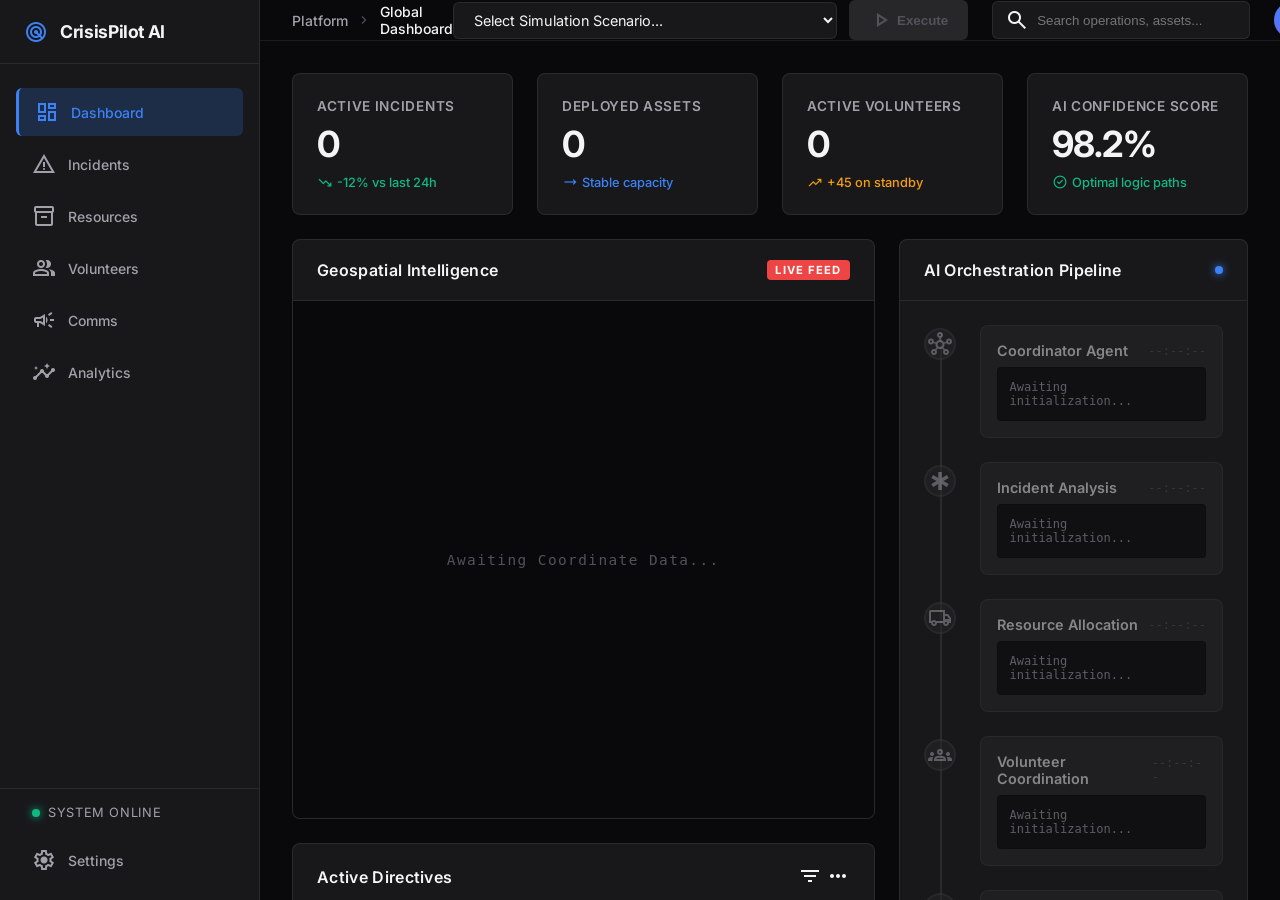
<file: index.html>
<!DOCTYPE html>
<html lang="en">
<head>
    <meta charset="UTF-8">
    <meta name="viewport" content="width=device-width, initial-scale=1.0">
    <title>CrisisPilot AI - Command Center</title>
    <link href="https://fonts.googleapis.com/css2?family=Inter:wght@400;500;600;700&display=swap" rel="stylesheet">
    <link rel="stylesheet" href="https://fonts.googleapis.com/css2?family=Material+Symbols+Outlined:opsz,wght,FILL,GRAD@20..48,100..700,0..1,-50..200" />
    <link rel="stylesheet" href="style.css">
</head>
<body>
    <div class="app-container">
        <!-- Sidebar Navigation -->
        <aside class="sidebar">
            <div class="sidebar-header">
                <span class="material-symbols-outlined logo-icon">radar</span>
                <span class="logo-text">CrisisPilot AI</span>
            </div>
            <nav class="sidebar-nav">
                <a href="#" class="nav-item active"><span class="material-symbols-outlined">dashboard</span> Dashboard</a>
                <a href="#" class="nav-item"><span class="material-symbols-outlined">warning</span> Incidents</a>
                <a href="#" class="nav-item"><span class="material-symbols-outlined">inventory_2</span> Resources</a>
                <a href="#" class="nav-item"><span class="material-symbols-outlined">group</span> Volunteers</a>
                <a href="#" class="nav-item"><span class="material-symbols-outlined">campaign</span> Comms</a>
                <a href="#" class="nav-item"><span class="material-symbols-outlined">insights</span> Analytics</a>
            </nav>
            <div class="sidebar-footer">
                <div class="agent-status-indicator">
                    <div class="pulse-dot green"></div>
                    <span>System Online</span>
                </div>
                <a href="#" class="nav-item"><span class="material-symbols-outlined">settings</span> Settings</a>
            </div>
        </aside>

        <!-- Main Content -->
        <main class="main-content">
            <!-- Top Bar -->
            <header class="topbar">
                <div class="breadcrumbs">
                    <span>Platform</span> <span class="material-symbols-outlined separator">chevron_right</span> <span class="current">Global Dashboard</span>
                </div>
                <div class="topbar-actions">
                    <div class="scenario-controls">
                        <select id="scenario-selector" class="dropdown">
                            <option value="" disabled selected>Select Simulation Scenario...</option>
                            <option value="earthquake">Operation: Tremor Response (Category 7 EQ)</option>
                            <option value="hurricane">Operation: Coastal Shield (Category 5 Hurricane)</option>
                            <option value="wildfire">Operation: Inferno Containment (Urban Wildfire)</option>
                        </select>
                        <button id="btn-run" class="btn-primary" disabled>
                            <span class="material-symbols-outlined">play_arrow</span> Execute
                        </button>
                    </div>
                    <div class="search-box">
                        <span class="material-symbols-outlined">search</span>
                        <input type="text" placeholder="Search operations, assets...">
                    </div>
                    <div class="profile-avatar">OP</div>
                </div>
            </header>

            <!-- Dashboard Grid -->
            <div class="dashboard-grid">
                
                <!-- KPI Row -->
                <div class="kpi-row">
                    <div class="kpi-card">
                        <div class="kpi-label">Active Incidents</div>
                        <div class="kpi-value">0</div>
                        <div class="kpi-trend text-green"><span class="material-symbols-outlined">trending_down</span> -12% vs last 24h</div>
                    </div>
                    <div class="kpi-card">
                        <div class="kpi-label">Deployed Assets</div>
                        <div class="kpi-value" id="kpi-assets">0</div>
                        <div class="kpi-trend text-blue"><span class="material-symbols-outlined">trending_flat</span> Stable capacity</div>
                    </div>
                    <div class="kpi-card">
                        <div class="kpi-label">Active Volunteers</div>
                        <div class="kpi-value" id="kpi-volunteers">0</div>
                        <div class="kpi-trend text-amber"><span class="material-symbols-outlined">trending_up</span> +45 on standby</div>
                    </div>
                    <div class="kpi-card">
                        <div class="kpi-label">AI Confidence Score</div>
                        <div class="kpi-value">98.2%</div>
                        <div class="kpi-trend text-green"><span class="material-symbols-outlined">check_circle</span> Optimal logic paths</div>
                    </div>
                </div>

                <!-- Main Work Area -->
                <div class="work-area">
                    <!-- Left Column: Map & Tasks -->
                    <div class="col-left">
                        <div class="panel map-panel">
                            <div class="panel-header">
                                <h3>Geospatial Intelligence</h3>
                                <span class="badge">LIVE FEED</span>
                            </div>
                            <div class="map-container" id="map-view">
                                <div class="map-overlay-text">Awaiting Coordinate Data...</div>
                                <!-- CSS SVG Map will be injected or styled here -->
                            </div>
                        </div>

                        <div class="panel table-panel">
                            <div class="panel-header">
                                <h3>Active Directives</h3>
                                <div class="panel-actions">
                                    <span class="material-symbols-outlined">filter_list</span>
                                    <span class="material-symbols-outlined">more_horiz</span>
                                </div>
                            </div>
                            <div class="table-container">
                                <table class="data-table">
                                    <thead>
                                        <tr>
                                            <th>PRIORITY</th>
                                            <th>DIRECTIVE</th>
                                            <th>ASSIGNED AGENT</th>
                                            <th>STATUS</th>
                                        </tr>
                                    </thead>
                                    <tbody id="directives-body">
                                        <tr class="empty-row"><td colspan="4">No active directives. System standing by.</td></tr>
                                    </tbody>
                                </table>
                            </div>
                        </div>
                    </div>

                    <!-- Right Column: Agent Workflow Pipeline -->
                    <div class="col-right">
                        <div class="panel pipeline-panel">
                            <div class="panel-header">
                                <h3>AI Orchestration Pipeline</h3>
                                <div class="pulse-dot blue"></div>
                            </div>
                            <div class="pipeline-container" id="agent-pipeline">
                                <!-- Agent nodes will be injected here via JS -->
                            </div>
                        </div>
                    </div>
                </div>
            </div>
        </main>
    </div>
    <script src="app.js"></script>
</body>
</html>
</file>
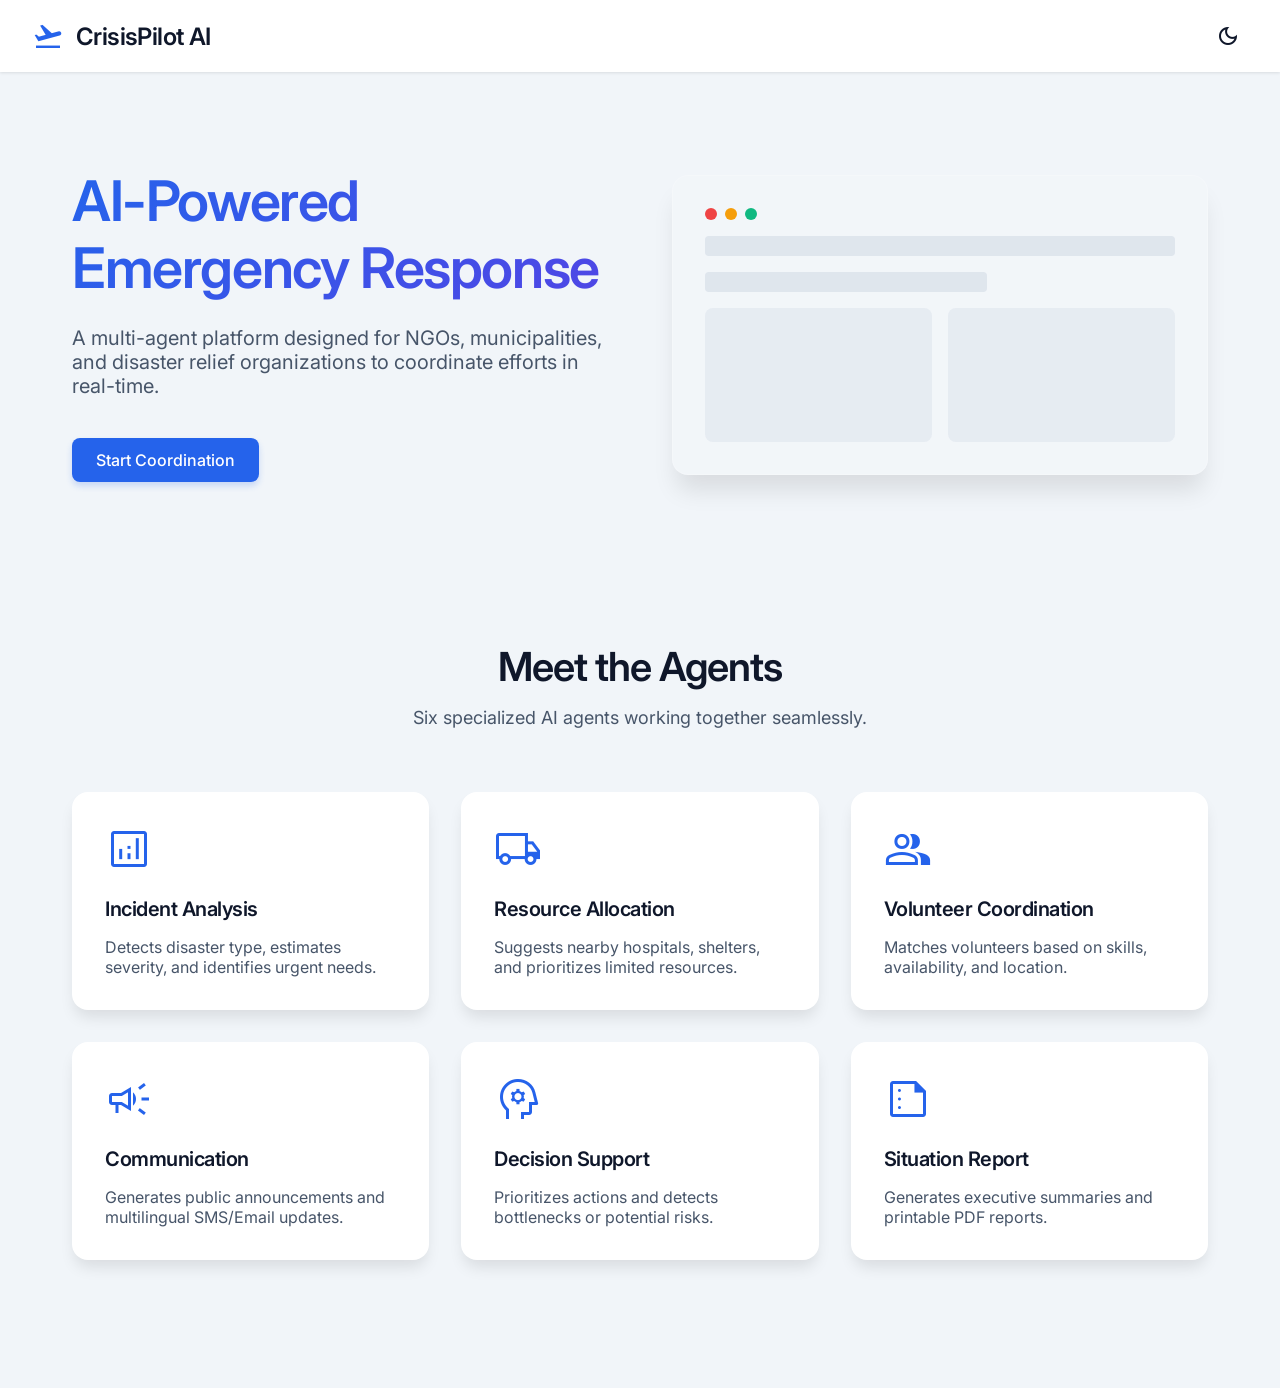
<file: static/index.html>
<!DOCTYPE html>
<html lang="en">
<head>
    <meta charset="UTF-8">
    <meta name="viewport" content="width=device-width, initial-scale=1.0">
    <title>CrisisPilot AI - Emergency Response Coordination</title>
    <meta name="description" content="AI-powered multi-agent emergency response platform for NGOs and municipalities.">
    
    <!-- Google Fonts -->
    <link rel="preconnect" href="https://fonts.googleapis.com">
    <link rel="preconnect" href="https://fonts.gstatic.com" crossorigin>
    <link href="https://fonts.googleapis.com/css2?family=Inter:wght@300;400;500;600;700&display=swap" rel="stylesheet">
    <link rel="stylesheet" href="https://fonts.googleapis.com/css2?family=Material+Symbols+Outlined:opsz,wght,FILL,GRAD@24,400,1,0" />
    
    <link rel="stylesheet" href="style.css">
</head>
<body class="light-mode">
    <!-- Navbar -->
    <nav class="navbar">
        <div class="logo">
            <span class="material-symbols-outlined icon-logo">flight_takeoff</span>
            <h1>CrisisPilot AI</h1>
        </div>
        <div class="nav-actions">
            <button id="theme-toggle" class="icon-btn" aria-label="Toggle Dark Mode">
                <span class="material-symbols-outlined" id="theme-icon">dark_mode</span>
            </button>
        </div>
    </nav>

    <!-- Landing Page -->
    <main id="landing-page" class="view active">
        <section class="hero">
            <div class="hero-content">
                <h2>AI-Powered Emergency Response</h2>
                <p>A multi-agent platform designed for NGOs, municipalities, and disaster relief organizations to coordinate efforts in real-time.</p>
                <button id="start-btn" class="btn-primary">Start Coordination</button>
            </div>
            <div class="hero-image">
                <div class="glass-card mockup">
                    <div class="mockup-header">
                        <span class="dot red"></span>
                        <span class="dot yellow"></span>
                        <span class="dot green"></span>
                    </div>
                    <div class="mockup-body">
                        <div class="mockup-line"></div>
                        <div class="mockup-line short"></div>
                        <div class="mockup-grid">
                            <div class="mockup-box"></div>
                            <div class="mockup-box"></div>
                        </div>
                    </div>
                </div>
            </div>
        </section>

        <section class="features">
            <div class="section-title">
                <h3>Meet the Agents</h3>
                <p>Six specialized AI agents working together seamlessly.</p>
            </div>
            <div class="feature-grid">
                <div class="feature-card">
                    <span class="material-symbols-outlined feature-icon">analytics</span>
                    <h4>Incident Analysis</h4>
                    <p>Detects disaster type, estimates severity, and identifies urgent needs.</p>
                </div>
                <div class="feature-card">
                    <span class="material-symbols-outlined feature-icon">local_shipping</span>
                    <h4>Resource Allocation</h4>
                    <p>Suggests nearby hospitals, shelters, and prioritizes limited resources.</p>
                </div>
                <div class="feature-card">
                    <span class="material-symbols-outlined feature-icon">group</span>
                    <h4>Volunteer Coordination</h4>
                    <p>Matches volunteers based on skills, availability, and location.</p>
                </div>
                <div class="feature-card">
                    <span class="material-symbols-outlined feature-icon">campaign</span>
                    <h4>Communication</h4>
                    <p>Generates public announcements and multilingual SMS/Email updates.</p>
                </div>
                <div class="feature-card">
                    <span class="material-symbols-outlined feature-icon">psychology</span>
                    <h4>Decision Support</h4>
                    <p>Prioritizes actions and detects bottlenecks or potential risks.</p>
                </div>
                <div class="feature-card">
                    <span class="material-symbols-outlined feature-icon">summarize</span>
                    <h4>Situation Report</h4>
                    <p>Generates executive summaries and printable PDF reports.</p>
                </div>
            </div>
        </section>
    </main>

    <!-- Dashboard Page -->
    <main id="dashboard-page" class="view">
        <header class="dashboard-header">
            <div class="scenario-selector">
                <label for="scenario-select">Run Scenario:</label>
                <select id="scenario-select">
                    <option value="" disabled selected>Select an emergency scenario...</option>
                    <option value="earthquake">Magnitude 7.2 Earthquake - Urban Center</option>
                    <option value="wildfire">Spreading Wildfire - Suburban Fringe</option>
                    <option value="flood">Severe Flash Flooding - Coastal City</option>
                </select>
                <button id="run-scenario-btn" class="btn-primary" disabled>Run Simulation</button>
            </div>
            <div class="dashboard-actions">
                <button class="btn-secondary">Export PDF</button>
                <button class="btn-secondary">Settings</button>
            </div>
        </header>

        <div class="dashboard-grid">
            <!-- Left Column: Map & Tasks -->
            <div class="left-column">
                <div class="card map-card">
                    <h3>Interactive Map</h3>
                    <div class="map-placeholder" id="map-container">
                        <span class="material-symbols-outlined map-icon">map</span>
                        <p>Awaiting Incident Data...</p>
                    </div>
                </div>
                <div class="card tasks-card">
                    <h3>Live Task Board & Priority Alerts</h3>
                    <ul id="task-list" class="task-list">
                        <li class="empty-state">No active tasks.</li>
                    </ul>
                </div>
            </div>

            <!-- Right Column: Agent Workflow -->
            <div class="right-column">
                <div class="card agent-timeline-card">
                    <h3>Agent Activity & Collaboration</h3>
                    <div id="agent-grid" class="agent-grid">
                        <!-- Agents will be dynamically injected here -->
                    </div>
                </div>
            </div>
        </div>
    </main>

    <script src="app.js"></script>
</body>
</html>
</file>
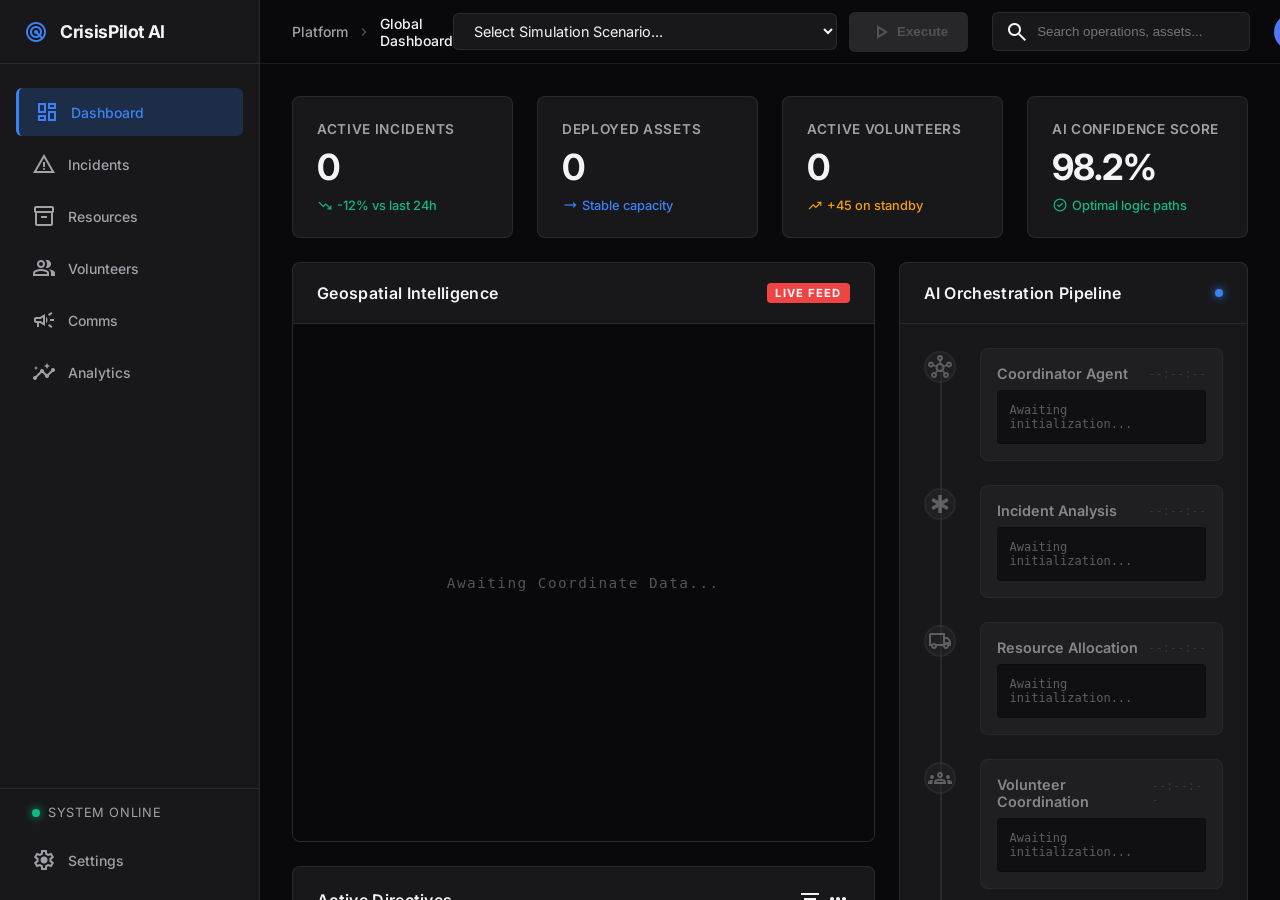
<file: FinalCrisisPilot-SingleFile.html>
<!DOCTYPE html>
<html lang="en">
<head>
    <meta charset="UTF-8">
    <meta name="viewport" content="width=device-width, initial-scale=1.0">
    <title>CrisisPilot AI - Command Center</title>
    <link href="https://fonts.googleapis.com/css2?family=Inter:wght@400;500;600;700&display=swap" rel="stylesheet">
    <link rel="stylesheet" href="https://fonts.googleapis.com/css2?family=Material+Symbols+Outlined:opsz,wght,FILL,GRAD@20..48,100..700,0..1,-50..200" />
    <style>
        :root {
            --bg-base: #09090b; --bg-surface: #18181b; --bg-panel: #27272a;
            --border-light: rgba(255, 255, 255, 0.08); --text-primary: #f4f4f5;
            --text-secondary: #a1a1aa; --text-muted: #52525b;
            --accent-blue: #3b82f6; --accent-blue-glow: rgba(59, 130, 246, 0.2);
            --accent-red: #ef4444; --accent-amber: #f59e0b; --accent-green: #10b981;
            --font-main: 'Inter', system-ui, -apple-system, sans-serif;
            --transition: all 0.2s ease-in-out;
        }

        * { margin: 0; padding: 0; box-sizing: border-box; }

        body { font-family: var(--font-main); background-color: var(--bg-base); color: var(--text-primary); overflow: hidden; font-size: 14px; }
        .text-green { color: var(--accent-green); } .text-blue { color: var(--accent-blue); } .text-amber { color: var(--accent-amber); } .text-red { color: var(--accent-red); }

        .app-container { display: flex; height: 100vh; width: 100vw; }
        .sidebar { width: 260px; background-color: var(--bg-surface); border-right: 1px solid var(--border-light); display: flex; flex-direction: column; }
        .sidebar-header { height: 64px; display: flex; align-items: center; padding: 0 1.5rem; gap: 0.75rem; border-bottom: 1px solid var(--border-light); }
        .logo-icon { color: var(--accent-blue); font-size: 24px; }
        .logo-text { font-weight: 700; font-size: 1.1rem; letter-spacing: -0.02em; }
        .sidebar-nav { flex: 1; padding: 1.5rem 1rem; display: flex; flex-direction: column; gap: 0.25rem; }
        
        .nav-item { display: flex; align-items: center; gap: 0.75rem; padding: 0.75rem 1rem; color: var(--text-secondary); text-decoration: none; border-radius: 6px; transition: var(--transition); font-weight: 500; cursor: pointer; }
        .nav-item:hover { background-color: var(--bg-panel); color: var(--text-primary); }
        .nav-item.active { background-color: var(--accent-blue-glow); color: var(--accent-blue); border-left: 3px solid var(--accent-blue); }
        
        .sidebar-footer { padding: 1rem; border-top: 1px solid var(--border-light); }
        .agent-status-indicator { display: flex; align-items: center; gap: 0.5rem; padding: 0 1rem 1rem; font-size: 0.8rem; color: var(--text-secondary); text-transform: uppercase; letter-spacing: 0.05em; }
        .pulse-dot { width: 8px; height: 8px; border-radius: 50%; flex-shrink: 0;}
        .pulse-dot.green { background-color: var(--accent-green); box-shadow: 0 0 8px var(--accent-green); animation: pulse 2s infinite; }
        .pulse-dot.blue { background-color: var(--accent-blue); box-shadow: 0 0 8px var(--accent-blue); animation: pulse 2s infinite; }
        @keyframes pulse { 0% { transform: scale(0.95); opacity: 0.8; } 50% { transform: scale(1.2); opacity: 1; } 100% { transform: scale(0.95); opacity: 0.8; } }

        .main-content { flex: 1; display: flex; flex-direction: column; overflow-y: auto; overflow-x: hidden;}
        .topbar { height: 64px; display: flex; align-items: center; justify-content: space-between; padding: 0 2rem; border-bottom: 1px solid var(--border-light); background-color: var(--bg-base); flex-shrink: 0;}
        .breadcrumbs { display: flex; align-items: center; gap: 0.5rem; color: var(--text-secondary); font-weight: 500; }
        .breadcrumbs .separator { font-size: 16px; color: var(--text-muted); } .breadcrumbs .current { color: var(--text-primary); }
        .topbar-actions { display: flex; align-items: center; gap: 1.5rem; }
        .scenario-controls { display: flex; align-items: center; gap: 0.75rem; }
        .dropdown { background-color: var(--bg-surface); border: 1px solid var(--border-light); color: var(--text-primary); padding: 0.5rem 1rem; border-radius: 6px; font-family: inherit; font-size: 0.9rem; outline: none; cursor: pointer; }
        .btn-primary { display: flex; align-items: center; gap: 0.25rem; background-color: var(--accent-blue); color: white; border: none; padding: 0.5rem 1.25rem; border-radius: 6px; font-weight: 600; cursor: pointer; transition: var(--transition); }
        .btn-primary:hover:not(:disabled) { background-color: #2563eb; box-shadow: 0 0 12px var(--accent-blue-glow); }
        .btn-primary:disabled { background-color: var(--bg-panel); color: var(--text-muted); cursor: not-allowed; }
        .search-box { display: flex; align-items: center; gap: 0.5rem; background-color: var(--bg-surface); border: 1px solid var(--border-light); padding: 0.4rem 0.75rem; border-radius: 6px; }
        .search-box input { background: transparent; border: none; color: var(--text-primary); outline: none; width: 200px; }
        .profile-avatar { width: 36px; height: 36px; border-radius: 50%; background: linear-gradient(135deg, var(--accent-blue), #8b5cf6); display: flex; align-items: center; justify-content: center; font-weight: 700; font-size: 0.9rem; flex-shrink: 0;}

        /* SPA View Control */
        .view-section { display: none; padding: 2rem; flex-direction: column; gap: 1.5rem; animation: fadeIn 0.3s ease-out; }
        .view-section.active { display: flex; }
        @keyframes fadeIn { from { opacity: 0; transform: translateY(5px); } to { opacity: 1; transform: translateY(0); } }

        /* Shared Dashboard Components */
        .kpi-row { display: grid; grid-template-columns: repeat(4, 1fr); gap: 1.5rem; }
        .kpi-card { background-color: var(--bg-surface); border: 1px solid var(--border-light); border-radius: 8px; padding: 1.5rem; display: flex; flex-direction: column; gap: 0.5rem; }
        .kpi-label { color: var(--text-secondary); font-size: 0.85rem; font-weight: 600; text-transform: uppercase; letter-spacing: 0.05em; }
        .kpi-value { font-size: 2.25rem; font-weight: 700; letter-spacing: -0.02em; }
        .kpi-trend { display: flex; align-items: center; gap: 0.25rem; font-size: 0.8rem; font-weight: 500; }
        .kpi-trend .material-symbols-outlined { font-size: 16px; }

        .work-area { display: grid; grid-template-columns: 2fr 1.2fr; gap: 1.5rem; height: calc(100vh - 240px); }
        .col-left, .col-right { display: flex; flex-direction: column; gap: 1.5rem; }
        .panel { background-color: var(--bg-surface); border: 1px solid var(--border-light); border-radius: 8px; display: flex; flex-direction: column; overflow: hidden; }
        .panel-header { padding: 1.25rem 1.5rem; border-bottom: 1px solid var(--border-light); display: flex; justify-content: space-between; align-items: center; }
        .panel-header h3 { font-size: 1rem; font-weight: 600; letter-spacing: 0.02em; }
        .badge { background-color: var(--accent-red); color: white; font-size: 0.7rem; font-weight: 700; padding: 0.2rem 0.5rem; border-radius: 4px; letter-spacing: 0.1em; }

        /* Map */
        .map-panel { flex: 1.2; }
        .map-container { flex: 1; background-color: var(--bg-base); position: relative; display: flex; align-items: center; justify-content: center; overflow: hidden; }
        .map-overlay-text { color: var(--text-muted); font-family: monospace; font-size: 0.9rem; letter-spacing: 0.1em; z-index: 10; }
        .map-container.active { background: radial-gradient(circle at center, var(--bg-panel) 0%, var(--bg-base) 100%); }
        .map-container.active::before { content: ''; position: absolute; width: 200%; height: 200%; background-image: linear-gradient(var(--border-light) 1px, transparent 1px), linear-gradient(90deg, var(--border-light) 1px, transparent 1px); background-size: 40px 40px; opacity: 0.3; transform: perspective(500px) rotateX(60deg) translateY(-100px) translateZ(-200px); animation: gridMove 20s linear infinite; }
        @keyframes gridMove { 0% { transform: perspective(500px) rotateX(60deg) translateY(0) translateZ(-200px); } 100% { transform: perspective(500px) rotateX(60deg) translateY(40px) translateZ(-200px); } }
        .radar-ping { position: absolute; width: 20px; height: 20px; background-color: var(--accent-red); border-radius: 50%; box-shadow: 0 0 20px var(--accent-red); z-index: 5; }
        .radar-ping::after { content: ''; position: absolute; top: 50%; left: 50%; width: 100%; height: 100%; border: 2px solid var(--accent-red); border-radius: 50%; transform: translate(-50%, -50%); animation: pingRipple 2s ease-out infinite; }
        @keyframes pingRipple { 0% { width: 100%; height: 100%; opacity: 1; } 100% { width: 400%; height: 400%; opacity: 0; } }

        /* Tables */
        .table-panel { flex: 1; }
        .table-container { flex: 1; overflow-y: auto; }
        .data-table { width: 100%; border-collapse: collapse; }
        .data-table th { text-align: left; padding: 0.75rem 1.5rem; color: var(--text-secondary); font-size: 0.75rem; font-weight: 600; text-transform: uppercase; letter-spacing: 0.05em; border-bottom: 1px solid var(--border-light); background-color: var(--bg-surface); position: sticky; top: 0; }
        .data-table td { padding: 1rem 1.5rem; border-bottom: 1px solid rgba(255,255,255,0.03); font-size: 0.85rem; }
        .data-table tr:hover:not(.empty-row) { background-color: var(--bg-panel); }
        .priority-tag { display: inline-block; padding: 0.2rem 0.5rem; border-radius: 4px; font-size: 0.7rem; font-weight: 700; text-transform: uppercase; }
        .tag-high { background-color: rgba(239, 68, 68, 0.15); color: var(--accent-red); border: 1px solid rgba(239, 68, 68, 0.3); }
        .tag-med { background-color: rgba(245, 158, 11, 0.15); color: var(--accent-amber); border: 1px solid rgba(245, 158, 11, 0.3); }
        .tag-low { background-color: rgba(16, 185, 129, 0.15); color: var(--accent-green); border: 1px solid rgba(16, 185, 129, 0.3); }
        .tag-info { background-color: rgba(59, 130, 246, 0.15); color: var(--accent-blue); border: 1px solid rgba(59, 130, 246, 0.3); }

        /* Agent Pipeline Node Graph */
        .pipeline-panel { flex: 1; overflow-y: auto; }
        .pipeline-container { padding: 1.5rem; display: flex; flex-direction: column; gap: 0; position: relative; }
        .pipeline-container::before { content: ''; position: absolute; top: 2rem; bottom: 2rem; left: 2.5rem; width: 2px; background-color: var(--border-light); z-index: 1; }
        .agent-node { position: relative; z-index: 2; display: flex; gap: 1.5rem; padding-bottom: 1.5rem; opacity: 0.5; transition: var(--transition); }
        .agent-node.active { opacity: 1; } .agent-node.completed { opacity: 0.8; }
        .node-icon { width: 2rem; height: 2rem; border-radius: 50%; background-color: var(--bg-panel); border: 2px solid var(--border-light); display: flex; align-items: center; justify-content: center; margin-top: 0.2rem; color: var(--text-secondary); flex-shrink: 0;}
        .agent-node.active .node-icon { background-color: var(--bg-base); border-color: var(--accent-blue); color: var(--accent-blue); box-shadow: 0 0 15px var(--accent-blue-glow); }
        .agent-node.completed .node-icon { border-color: var(--accent-green); color: var(--accent-green); }
        .node-content { flex: 1; background-color: var(--bg-panel); border: 1px solid var(--border-light); border-radius: 8px; padding: 1rem; }
        .agent-node.active .node-content { border-color: rgba(59, 130, 246, 0.4); }
        .node-header { display: flex; justify-content: space-between; align-items: center; margin-bottom: 0.5rem; }
        .node-title { font-weight: 600; font-size: 0.9rem; }
        .node-time { font-size: 0.75rem; color: var(--text-muted); font-family: monospace; }
        .node-console { background-color: var(--bg-base); border-radius: 4px; padding: 0.75rem; font-family: monospace; font-size: 0.75rem; color: var(--text-secondary); white-space: pre-wrap; border: 1px solid rgba(0,0,0,0.5); }
        .typewriter-text { overflow: hidden; white-space: nowrap; border-right: 2px solid var(--accent-blue); animation: typing 2s steps(40, end), blink-caret .75s step-end infinite; }
        @keyframes typing { from { width: 0 } to { width: 100% } }
        @keyframes blink-caret { from, to { border-color: transparent } 50% { border-color: var(--accent-blue); } }

        /* Generic Views Styling */
        .view-header { margin-bottom: 1rem; }
        .view-header h2 { font-size: 1.5rem; font-weight: 600; margin-bottom: 0.5rem; }
        .view-header p { color: var(--text-secondary); }

        .grid-3 { display: grid; grid-template-columns: repeat(3, 1fr); gap: 1.5rem; }
        .grid-2 { display: grid; grid-template-columns: repeat(2, 1fr); gap: 1.5rem; }
        
        .mock-chart { height: 200px; display: flex; align-items: flex-end; gap: 10px; padding: 1rem; background: var(--bg-base); border-radius: 6px; }
        .bar { flex: 1; background: var(--accent-blue); border-radius: 4px 4px 0 0; opacity: 0.8; transition: height 1s; }
        .bar:nth-child(even) { background: var(--accent-amber); }

        .form-group { display: flex; flex-direction: column; gap: 0.5rem; margin-bottom: 1.5rem; }
        .form-group label { font-size: 0.85rem; font-weight: 600; color: var(--text-secondary); }
        .form-control { background: var(--bg-base); border: 1px solid var(--border-light); color: var(--text-primary); padding: 0.75rem; border-radius: 6px; font-family: inherit; width: 100%; max-width: 400px; }
        .toggle-switch { width: 44px; height: 24px; background: var(--accent-blue); border-radius: 12px; position: relative; cursor: pointer; }
        .toggle-switch::after { content: ''; position: absolute; width: 18px; height: 18px; background: white; border-radius: 50%; top: 3px; right: 3px; }
        
        .comms-console { display: flex; gap: 1.5rem; height: 500px;}
        .comms-templates { flex: 1; border-right: 1px solid var(--border-light); padding-right: 1.5rem; overflow-y: auto;}
        .comms-editor { flex: 2; display: flex; flex-direction: column; gap: 1rem;}
        .template-card { padding: 1rem; border: 1px solid var(--border-light); border-radius: 6px; margin-bottom: 1rem; cursor: pointer; background: var(--bg-base);}
        .template-card:hover { border-color: var(--accent-blue); }
        textarea { flex: 1; background: var(--bg-base); border: 1px solid var(--border-light); color: var(--text-primary); padding: 1rem; border-radius: 6px; font-family: inherit; resize: none; }
    </style>
</head>
<body>
    <div class="app-container">
        <!-- Sidebar Navigation -->
        <aside class="sidebar">
            <div class="sidebar-header">
                <span class="material-symbols-outlined logo-icon">radar</span>
                <span class="logo-text">CrisisPilot AI</span>
            </div>
            <nav class="sidebar-nav">
                <a class="nav-item active" data-target="view-dashboard"><span class="material-symbols-outlined">dashboard</span> Dashboard</a>
                <a class="nav-item" data-target="view-incidents"><span class="material-symbols-outlined">warning</span> Incidents</a>
                <a class="nav-item" data-target="view-resources"><span class="material-symbols-outlined">inventory_2</span> Resources</a>
                <a class="nav-item" data-target="view-volunteers"><span class="material-symbols-outlined">group</span> Volunteers</a>
                <a class="nav-item" data-target="view-comms"><span class="material-symbols-outlined">campaign</span> Comms</a>
                <a class="nav-item" data-target="view-analytics"><span class="material-symbols-outlined">insights</span> Analytics</a>
            </nav>
            <div class="sidebar-footer">
                <div class="agent-status-indicator">
                    <div class="pulse-dot green"></div>
                    <span>System Online</span>
                </div>
                <a class="nav-item" data-target="view-settings"><span class="material-symbols-outlined">settings</span> Settings</a>
            </div>
        </aside>

        <!-- Main Content Area -->
        <main class="main-content">
            <!-- Top Bar -->
            <header class="topbar">
                <div class="breadcrumbs">
                    <span>Platform</span> <span class="material-symbols-outlined separator">chevron_right</span> <span class="current" id="breadcrumb-current">Global Dashboard</span>
                </div>
                <div class="topbar-actions">
                    <div class="scenario-controls" id="global-controls">
                        <select id="scenario-selector" class="dropdown">
                            <option value="" disabled selected>Select Simulation Scenario...</option>
                            <option value="earthquake">Operation: Tremor Response (Category 7 EQ)</option>
                            <option value="hurricane">Operation: Coastal Shield (Category 5 Hurricane)</option>
                            <option value="wildfire">Operation: Inferno Containment (Urban Wildfire)</option>
                        </select>
                        <button id="btn-run" class="btn-primary" disabled>
                            <span class="material-symbols-outlined">play_arrow</span> Execute
                        </button>
                    </div>
                    <div class="search-box">
                        <span class="material-symbols-outlined">search</span>
                        <input type="text" placeholder="Search operations, assets...">
                    </div>
                    <div class="profile-avatar">OP</div>
                </div>
            </header>

            <!-- 1. DASHBOARD VIEW -->
            <div id="view-dashboard" class="view-section active">
                <div class="kpi-row">
                    <div class="kpi-card"><div class="kpi-label">Active Incidents</div><div class="kpi-value">0</div><div class="kpi-trend text-green"><span class="material-symbols-outlined">trending_down</span> -12% vs last 24h</div></div>
                    <div class="kpi-card"><div class="kpi-label">Deployed Assets</div><div class="kpi-value" id="kpi-assets">0</div><div class="kpi-trend text-blue"><span class="material-symbols-outlined">trending_flat</span> Stable capacity</div></div>
                    <div class="kpi-card"><div class="kpi-label">Active Volunteers</div><div class="kpi-value" id="kpi-volunteers">0</div><div class="kpi-trend text-amber"><span class="material-symbols-outlined">trending_up</span> +45 on standby</div></div>
                    <div class="kpi-card"><div class="kpi-label">AI Confidence Score</div><div class="kpi-value">98.2%</div><div class="kpi-trend text-green"><span class="material-symbols-outlined">check_circle</span> Optimal logic paths</div></div>
                </div>
                <div class="work-area">
                    <div class="col-left">
                        <div class="panel map-panel">
                            <div class="panel-header"><h3>Geospatial Intelligence</h3><span class="badge">LIVE FEED</span></div>
                            <div class="map-container" id="map-view"><div class="map-overlay-text">Awaiting Coordinate Data...</div></div>
                        </div>
                        <div class="panel table-panel">
                            <div class="panel-header"><h3>Active Directives</h3><div class="panel-actions"><span class="material-symbols-outlined">filter_list</span> <span class="material-symbols-outlined">more_horiz</span></div></div>
                            <div class="table-container">
                                <table class="data-table">
                                    <thead><tr><th>PRIORITY</th><th>DIRECTIVE</th><th>ASSIGNED AGENT</th><th>STATUS</th></tr></thead>
                                    <tbody id="directives-body"><tr class="empty-row"><td colspan="4">No active directives. System standing by.</td></tr></tbody>
                                </table>
                            </div>
                        </div>
                    </div>
                    <div class="col-right">
                        <div class="panel pipeline-panel">
                            <div class="panel-header"><h3>AI Orchestration Pipeline</h3><div class="pulse-dot blue"></div></div>
                            <div class="pipeline-container" id="agent-pipeline"></div>
                        </div>
                    </div>
                </div>
            </div>

            <!-- 2. INCIDENTS VIEW -->
            <div id="view-incidents" class="view-section">
                <div class="view-header"><h2>Incident Log</h2><p>Historical and active disaster events tracked by the system.</p></div>
                <div class="panel table-panel" style="height: 600px;">
                    <div class="table-container">
                        <table class="data-table">
                            <thead><tr><th>ID</th><th>TYPE</th><th>LOCATION</th><th>SEVERITY</th><th>STATUS</th><th>DATE</th></tr></thead>
                            <tbody>
                                <tr><td>#INC-8892</td><td>Earthquake (Mag 7.2)</td><td>Sector Alpha, CA</td><td><span class="priority-tag tag-high">CRITICAL</span></td><td><span class="text-red">ACTIVE</span></td><td>Today, 14:02</td></tr>
                                <tr><td>#INC-8891</td><td>Flash Flood</td><td>Riverway Basin, OR</td><td><span class="priority-tag tag-med">HIGH</span></td><td><span class="text-amber">MONITORING</span></td><td>Yesterday, 09:15</td></tr>
                                <tr><td>#INC-8890</td><td>Chemical Spill</td><td>Industrial Park B</td><td><span class="priority-tag tag-high">CRITICAL</span></td><td><span class="text-green">RESOLVED</span></td><td>Oct 12, 11:30</td></tr>
                                <tr><td>#INC-8889</td><td>Urban Wildfire</td><td>County Line Rd</td><td><span class="priority-tag tag-low">MEDIUM</span></td><td><span class="text-green">CONTAINED</span></td><td>Oct 10, 16:45</td></tr>
                            </tbody>
                        </table>
                    </div>
                </div>
            </div>

            <!-- 3. RESOURCES VIEW -->
            <div id="view-resources" class="view-section">
                <div class="view-header"><h2>Resource Inventory</h2><p>Live tracking of municipal assets, medical supplies, and machinery.</p></div>
                <div class="grid-3">
                    <div class="kpi-card"><div class="kpi-label">Heavy Machinery</div><div class="kpi-value">42 / 50</div><div class="kpi-trend text-blue">8 available</div></div>
                    <div class="kpi-card"><div class="kpi-label">Medical Kits</div><div class="kpi-value text-amber">120 / 1000</div><div class="kpi-trend text-amber">Low Stock Warning</div></div>
                    <div class="kpi-card"><div class="kpi-label">Shelter Capacity</div><div class="kpi-value">85%</div><div class="kpi-trend text-red">Nearing max limit</div></div>
                </div>
                <div class="panel table-panel" style="height: 400px; margin-top: 1rem;">
                    <div class="table-container">
                        <table class="data-table">
                            <thead><tr><th>ASSET CLASS</th><th>ITEM</th><th>QUANTITY</th><th>LOCATION</th><th>STATUS</th></tr></thead>
                            <tbody>
                                <tr><td>Vehicle</td><td>High-water Rescue Truck</td><td>15</td><td>Depot 4</td><td><span class="priority-tag tag-info">DEPLOYED</span></td></tr>
                                <tr><td>Medical</td><td>Trauma Kit (Level 1)</td><td>450</td><td>City Gen Hospital</td><td><span class="priority-tag tag-low">STOCKED</span></td></tr>
                                <tr><td>Supply</td><td>Sandbags</td><td>12,000</td><td>Municipal Yard</td><td><span class="priority-tag tag-low">STOCKED</span></td></tr>
                                <tr><td>Machinery</td><td>Concrete Extractor</td><td>2</td><td>Sector Alpha</td><td><span class="priority-tag tag-info">DEPLOYED</span></td></tr>
                            </tbody>
                        </table>
                    </div>
                </div>
            </div>

            <!-- 4. VOLUNTEERS VIEW -->
            <div id="view-volunteers" class="view-section">
                <div class="view-header"><h2>Volunteer Roster</h2><p>AI-matched personnel available for immediate deployment.</p></div>
                <div class="panel table-panel" style="height: 600px;">
                    <div class="table-container">
                        <table class="data-table">
                            <thead><tr><th>NAME</th><th>SPECIALTY</th><th>DISTANCE</th><th>LANGUAGES</th><th>STATUS</th></tr></thead>
                            <tbody>
                                <tr><td>Dr. Sarah Jenkins</td><td><span class="priority-tag tag-high">TRAUMA SURGEON</span></td><td>1.2 miles</td><td>EN, ES</td><td><span class="text-green">ON STANDBY</span></td></tr>
                                <tr><td>Marcus Thorne</td><td><span class="priority-tag tag-med">LOGISTICS</span></td><td>4.5 miles</td><td>EN</td><td><span class="text-blue">DEPLOYED</span></td></tr>
                                <tr><td>Elena Rodriguez</td><td><span class="priority-tag tag-info">COMMUNICATIONS</span></td><td>0.8 miles</td><td>EN, ES, PT</td><td><span class="text-green">ON STANDBY</span></td></tr>
                                <tr><td>David Kim</td><td><span class="priority-tag tag-low">SHELTER MGMT</span></td><td>2.1 miles</td><td>EN, KO</td><td><span class="text-blue">DEPLOYED</span></td></tr>
                            </tbody>
                        </table>
                    </div>
                </div>
            </div>

            <!-- 5. COMMS VIEW -->
            <div id="view-comms" class="view-section">
                <div class="view-header"><h2>Communication Dispatch</h2><p>Review and broadcast AI-generated public safety announcements.</p></div>
                <div class="panel" style="padding: 1.5rem;">
                    <div class="comms-console">
                        <div class="comms-templates">
                            <h3 style="margin-bottom: 1rem;">Drafted Payloads</h3>
                            <div class="template-card">
                                <div style="display:flex; justify-content:space-between; margin-bottom: 0.5rem;"><strong>Tier 1 Evacuation</strong><span class="priority-tag tag-high">SMS</span></div>
                                <p style="font-size:0.8rem; color:var(--text-secondary)">Target: Sector Alpha (125k users)</p>
                            </div>
                            <div class="template-card">
                                <div style="display:flex; justify-content:space-between; margin-bottom: 0.5rem;"><strong>Boil Water Advisory</strong><span class="priority-tag tag-med">EMAIL</span></div>
                                <p style="font-size:0.8rem; color:var(--text-secondary)">Target: Riverway Basin (45k users)</p>
                            </div>
                        </div>
                        <div class="comms-editor">
                            <div style="display:flex; justify-content:space-between; align-items:center;">
                                <h3>Message Editor</h3>
                                <div style="display:flex; gap:0.5rem;">
                                    <span class="priority-tag tag-low">EN</span>
                                    <span class="priority-tag tag-low">ES</span>
                                    <span class="priority-tag tag-low">ZH</span>
                                </div>
                            </div>
                            <textarea>EMERGENCY ALERT: Mandatory Evacuation Order issued for Sector Alpha due to structural instability following seismic activity. Proceed immediately to designated shelters at City High School. Do not use Route 4 bridge.</textarea>
                            <div style="display:flex; justify-content:flex-end; gap: 1rem;">
                                <button class="btn-primary" style="background:var(--bg-panel); color:var(--text-primary)">Save Draft</button>
                                <button class="btn-primary" style="background:var(--accent-red)">Broadcast Now</button>
                            </div>
                        </div>
                    </div>
                </div>
            </div>

            <!-- 6. ANALYTICS VIEW -->
            <div id="view-analytics" class="view-section">
                <div class="view-header"><h2>System Analytics</h2><p>Performance metrics and historical efficiency reports.</p></div>
                <div class="grid-2">
                    <div class="panel" style="padding: 1.5rem;">
                        <h3 style="margin-bottom: 1rem;">Average Response Time (Min)</h3>
                        <div class="mock-chart">
                            <div class="bar" style="height: 40%;"></div><div class="bar" style="height: 60%;"></div>
                            <div class="bar" style="height: 30%;"></div><div class="bar" style="height: 80%;"></div>
                            <div class="bar" style="height: 20%;"></div><div class="bar" style="height: 50%;"></div>
                            <div class="bar" style="height: 15%;"></div>
                        </div>
                    </div>
                    <div class="panel" style="padding: 1.5rem;">
                        <h3 style="margin-bottom: 1rem;">Asset Deployment Efficiency</h3>
                        <div class="mock-chart">
                            <div class="bar" style="height: 80%; background:var(--accent-green)"></div><div class="bar" style="height: 85%; background:var(--accent-green)"></div>
                            <div class="bar" style="height: 90%; background:var(--accent-green)"></div><div class="bar" style="height: 92%; background:var(--accent-green)"></div>
                            <div class="bar" style="height: 88%; background:var(--accent-green)"></div><div class="bar" style="height: 95%; background:var(--accent-green)"></div>
                            <div class="bar" style="height: 98%; background:var(--accent-green)"></div>
                        </div>
                    </div>
                </div>
            </div>

            <!-- 7. SETTINGS VIEW -->
            <div id="view-settings" class="view-section">
                <div class="view-header"><h2>Platform Settings</h2><p>Configure agent permissions, API integrations, and global preferences.</p></div>
                <div class="grid-2">
                    <div class="panel" style="padding: 2rem;">
                        <h3 style="margin-bottom: 1.5rem; color:var(--accent-blue)">AI Agent Autonomy</h3>
                        <div style="display:flex; justify-content:space-between; align-items:center; margin-bottom: 1.5rem;">
                            <div>
                                <div style="font-weight:600; margin-bottom:0.25rem;">Auto-Dispatch Resources</div>
                                <div style="font-size:0.8rem; color:var(--text-secondary)">Allow Resource Agent to deploy assets without human approval.</div>
                            </div>
                            <div class="toggle-switch"></div>
                        </div>
                        <div style="display:flex; justify-content:space-between; align-items:center; margin-bottom: 1.5rem;">
                            <div>
                                <div style="font-weight:600; margin-bottom:0.25rem;">Auto-Broadcast SMS</div>
                                <div style="font-size:0.8rem; color:var(--text-secondary)">Allow Communication Agent to send Tier 1 alerts instantly.</div>
                            </div>
                            <div class="toggle-switch" style="background:var(--bg-panel);"><div style="background:var(--text-muted); right:auto; left:3px; position:absolute; width:18px; height:18px; border-radius:50%; top:3px;"></div></div>
                        </div>
                    </div>
                    <div class="panel" style="padding: 2rem;">
                        <h3 style="margin-bottom: 1.5rem; color:var(--accent-blue)">API Integrations</h3>
                        <div class="form-group">
                            <label>USGS Earthquake API Key</label>
                            <input type="password" class="form-control" value="••••••••••••••••••••">
                        </div>
                        <div class="form-group">
                            <label>Twilio SMS Gateway Token</label>
                            <input type="password" class="form-control" value="••••••••••••••••••••">
                        </div>
                        <button class="btn-primary" style="margin-top:1rem;">Save Configurations</button>
                    </div>
                </div>
            </div>
        </main>
    </div>

    <script>
        // SPA Routing Logic
        const navItems = document.querySelectorAll('.sidebar-nav .nav-item, .sidebar-footer .nav-item');
        const viewSections = document.querySelectorAll('.view-section');
        const breadcrumbCurrent = document.getElementById('breadcrumb-current');
        const globalControls = document.getElementById('global-controls');

        navItems.forEach(item => {
            item.addEventListener('click', (e) => {
                e.preventDefault();
                const targetId = item.getAttribute('data-target');
                if(!targetId) return;

                // Update nav active state
                navItems.forEach(nav => nav.classList.remove('active'));
                item.classList.add('active');

                // Update breadcrumb
                breadcrumbCurrent.textContent = item.textContent.trim();

                // Hide all views, show target
                viewSections.forEach(sec => sec.classList.remove('active'));
                document.getElementById(targetId).classList.add('active');

                // Hide top controls if not on dashboard
                if(targetId === 'view-dashboard') {
                    globalControls.style.display = 'flex';
                } else {
                    globalControls.style.display = 'none';
                }
            });
        });

        // Dashboard Simulation Logic
        const scenarioSelector = document.getElementById('scenario-selector');
        const btnRun = document.getElementById('btn-run');
        const mapView = document.getElementById('map-view');
        const directivesBody = document.getElementById('directives-body');
        const agentPipeline = document.getElementById('agent-pipeline');
        const kpiAssets = document.getElementById('kpi-assets');
        const kpiVolunteers = document.getElementById('kpi-volunteers');

        const agents = [
            { id: 'coordinator', name: 'Coordinator Agent', icon: 'hub' },
            { id: 'incident', name: 'Incident Analysis', icon: 'emergency' },
            { id: 'resource', name: 'Resource Allocation', icon: 'local_shipping' },
            { id: 'volunteer', name: 'Volunteer Coordination', icon: 'groups' },
            { id: 'comms', name: 'Communications', icon: 'campaign' },
            { id: 'decision', name: 'Decision Support', icon: 'psychology' },
            { id: 'report', name: 'Situation Report', icon: 'insert_chart' }
        ];

        const scenarioData = {
            earthquake: {
                coordinator: { log: "> Initializing Operation: Tremor Response.\n> Dispatching telemetry data to Incident Analysis...", delay: 1000 },
                incident: { log: "> Ingesting USGS API data...\n> Magnitude: 7.2\n> Epicenter: 34.05,-118.24\n> Structural damage estimated at 42% in Sector Alpha.", tasks: [{ priority: 'high', title: 'Dispatch Structural Assessment Drones', agent: 'Incident Analysis' }], delay: 1500 },
                resource: { log: "> Scanning local inventory buffers...\n> Allocated: 12 Heavy Extractors\n> Allocated: 4000L IV Fluids\n> Rerouting supply trucks to safe zones.", tasks: [{ priority: 'high', title: 'Route Heavy Extractors to Sector Alpha', agent: 'Resource Allocation' }, { priority: 'med', title: 'Establish Triage Tent at City Park', agent: 'Resource Allocation' }], metrics: { assets: 142 }, delay: 1200 },
                volunteer: { log: "> Querying active volunteer DB...\n> Match found: 45 Medical, 120 Logistics.\n> Pushing deployment coordinates to mobile apps.", tasks: [{ priority: 'med', title: 'Deploy Volunteer Squad Alpha (Med)', agent: 'Volunteer Coordination' }], metrics: { volunteers: 165 }, delay: 1000 },
                comms: { log: "> Generating multilingual payload...\n> Translating to ES, ZH, KO.\n> Dispatching via Cellular Broadcast Protocol.", tasks: [{ priority: 'high', title: 'Issue Tier 1 Evac Warning (Cell Broadcast)', agent: 'Communications' }], delay: 1500 },
                decision: { log: "> Computing constraints and bottleneck matrix...\n> Warning: Route 4 bridge structural failure imminent.\n> Suggested action: Divert all traffic to Highway 101.", tasks: [{ priority: 'high', title: 'Divert Traffic - Close Route 4', agent: 'Decision Support' }], delay: 1800 },
                report: { log: "> Compiling executive payload...\n> Generating PDF and data-vis charts...\n> Transmission to Command HQ successful.", tasks: [{ priority: 'low', title: 'Distribute 14:00 Hourly Briefing', agent: 'Situation Report' }], delay: 1000 }
            },
            hurricane: {
                coordinator: { log: "> Initializing Operation: Coastal Shield.\n> Activating weather grid trackers...", delay: 800 },
                incident: { log: "> Windspeed: 165mph. Storm surge: 12ft predicted.\n> Coastal flooding imminent.", tasks: [{priority:'high', title:'Trigger Coastal Sirens', agent:'Incident Analysis'}], delay: 1200 },
                resource: { log: "> Unlocking municipal sandbag reserves.\n> Deploying 15 High-water rescue vehicles.", tasks: [{priority:'high', title:'Deploy High-water Vehicles', agent:'Resource Allocation'}], metrics: { assets: 85 }, delay: 1000 },
                volunteer: { log: "> Mobilizing shelter management volunteers.\n> 40 personnel dispatched to High School B.", tasks: [{priority:'med', title:'Staff Emergency Shelter B', agent:'Volunteer Coordination'}], metrics: { volunteers: 40 }, delay: 1000 },
                comms: { log: "> Drafting mandatory evacuation notices.", tasks: [{priority:'high', title:'Broadcast Evac Notice', agent:'Communications'}], delay: 1000 },
                decision: { log: "> Simulating surge trajectory...\n> Power grid sub-station 4 at risk of inundation.", tasks: [{priority:'high', title:'Preemptive Power Cut (Sector 4)', agent:'Decision Support'}], delay: 1500 },
                report: { log: "> Dashboard updated. Surge models attached.", tasks: [], delay: 800 }
            },
            wildfire: {
                coordinator: { log: "> Initializing Operation: Inferno Containment.", delay: 800 },
                incident: { log: "> Satellite thermography confirms 4,000 acre burn.\n> Wind shifting North at 25mph.", tasks: [{priority:'high', title:'Update Fire Boundary Map', agent:'Incident Analysis'}], delay: 1200 },
                resource: { log: "> Requesting aerial retardant drops (2x C-130s).", tasks: [{priority:'high', title:'Approve Aerial Drop', agent:'Resource Allocation'}], metrics: { assets: 12 }, delay: 1000 },
                volunteer: { log: "> Mobilizing animal rescue teams.", tasks: [{priority:'med', title:'Evacuate County Shelter', agent:'Volunteer Coordination'}], metrics: { volunteers: 25 }, delay: 1000 },
                comms: { log: "> Issuing smoke/air-quality warnings.", tasks: [{priority:'med', title:'Issue AQI Alert', agent:'Communications'}], delay: 1000 },
                decision: { log: "> Evacuation route I-5 is bottlenecking. Reroute via Route 99.", tasks: [{priority:'high', title:'Implement Traffic Diversion', agent:'Decision Support'}], delay: 1500 },
                report: { log: "> Containment at 14%. Summary dispatched.", tasks: [], delay: 800 }
            }
        };

        scenarioSelector.addEventListener('change', () => { btnRun.disabled = false; });

        function getPriorityClass(p) {
            if(p === 'high') return 'tag-high';
            if(p === 'med') return 'tag-med';
            return 'tag-low';
        }

        function initPipeline() {
            agentPipeline.innerHTML = '';
            agents.forEach(agent => {
                const node = document.createElement('div');
                node.className = 'agent-node';
                node.id = `node-${agent.id}`;
                node.innerHTML = `
                    <div class="node-icon"><span class="material-symbols-outlined">${agent.icon}</span></div>
                    <div class="node-content">
                        <div class="node-header">
                            <span class="node-title">${agent.name}</span>
                            <span class="node-time" id="time-${agent.id}">--:--:--</span>
                        </div>
                        <div class="node-console" id="console-${agent.id}">Awaiting initialization...</div>
                    </div>
                `;
                agentPipeline.appendChild(node);
            });
        }

        function appendTask(task) {
            const emptyRow = document.querySelector('.empty-row');
            if(emptyRow) emptyRow.remove();

            const tr = document.createElement('tr');
            tr.innerHTML = `
                <td><span class="priority-tag ${getPriorityClass(task.priority)}">${task.priority}</span></td>
                <td style="font-weight: 500;">${task.title}</td>
                <td style="color: var(--text-secondary);">${task.agent}</td>
                <td><span class="text-amber">PENDING</span></td>
            `;
            directivesBody.prepend(tr);
        }

        function generateMapPings() {
            mapView.innerHTML = ''; 
            mapView.classList.add('active');
            for(let i=0; i<5; i++) {
                const ping = document.createElement('div');
                ping.className = 'radar-ping';
                ping.style.top = Math.floor(Math.random() * 80 + 10) + '%';
                ping.style.left = Math.floor(Math.random() * 80 + 10) + '%';
                mapView.appendChild(ping);
            }
        }

        btnRun.addEventListener('click', async () => {
            const scenario = scenarioSelector.value;
            const data = scenarioData[scenario];
            if(!data) return;

            btnRun.disabled = true;
            directivesBody.innerHTML = '';
            kpiAssets.textContent = "0";
            kpiVolunteers.textContent = "0";
            
            initPipeline();
            generateMapPings();

            const now = new Date();

            for(let i=0; i<agents.length; i++) {
                const agent = agents[i];
                const stepData = data[agent.id];
                const node = document.getElementById(`node-${agent.id}`);
                const consoleEl = document.getElementById(`console-${agent.id}`);
                const timeEl = document.getElementById(`time-${agent.id}`);

                node.classList.add('active');
                consoleEl.textContent = "> Processing...";
                consoleEl.classList.add('text-blue');
                
                await new Promise(r => setTimeout(r, stepData.delay));

                node.classList.remove('active');
                node.classList.add('completed');
                
                const timestamp = new Date(now.getTime() + (i * 1500));
                timeEl.textContent = timestamp.toTimeString().split(' ')[0] + "." + Math.floor(Math.random()*999);
                
                consoleEl.classList.remove('text-blue');
                consoleEl.innerHTML = `<span class="typewriter-text">${stepData.log.replace(/\n/g, '<br>')}</span>`;

                if(stepData.metrics) {
                    if(stepData.metrics.assets) kpiAssets.textContent = stepData.metrics.assets;
                    if(stepData.metrics.volunteers) kpiVolunteers.textContent = stepData.metrics.volunteers;
                }
                if(stepData.tasks) {
                    stepData.tasks.forEach(t => appendTask(t));
                }
            }

            btnRun.disabled = false;
        });

        initPipeline();
    </script>
</body>
</html>
</file>
<file: style.css>
:root {
    --bg-base: #09090b; /* zinc-950 */
    --bg-surface: #18181b; /* zinc-900 */
    --bg-panel: #27272a; /* zinc-800 */
    --bg-hover: #3f3f46; /* zinc-700 */
    
    --border-light: rgba(255, 255, 255, 0.08);
    --border-focus: #3b82f6;
    
    --text-primary: #f4f4f5; /* zinc-50 */
    --text-secondary: #a1a1aa; /* zinc-400 */
    --text-muted: #52525b; /* zinc-600 */
    
    --accent-blue: #3b82f6;
    --accent-blue-glow: rgba(59, 130, 246, 0.2);
    --accent-red: #ef4444;
    --accent-amber: #f59e0b;
    --accent-green: #10b981;
    
    --font-main: 'Inter', system-ui, -apple-system, sans-serif;
    --transition: all 0.2s ease-in-out;
}

* { margin: 0; padding: 0; box-sizing: border-box; }

body {
    font-family: var(--font-main);
    background-color: var(--bg-base);
    color: var(--text-primary);
    overflow: hidden;
    font-size: 14px;
}

.text-green { color: var(--accent-green); }
.text-blue { color: var(--accent-blue); }
.text-amber { color: var(--accent-amber); }
.text-red { color: var(--accent-red); }

/* App Layout */
.app-container {
    display: flex;
    height: 100vh;
    width: 100vw;
}

/* Sidebar */
.sidebar {
    width: 260px;
    background-color: var(--bg-surface);
    border-right: 1px solid var(--border-light);
    display: flex;
    flex-direction: column;
}

.sidebar-header {
    height: 64px;
    display: flex;
    align-items: center;
    padding: 0 1.5rem;
    gap: 0.75rem;
    border-bottom: 1px solid var(--border-light);
}

.logo-icon {
    color: var(--accent-blue);
    font-size: 24px;
}

.logo-text {
    font-weight: 700;
    font-size: 1.1rem;
    letter-spacing: -0.02em;
}

.sidebar-nav {
    flex: 1;
    padding: 1.5rem 1rem;
    display: flex;
    flex-direction: column;
    gap: 0.25rem;
}

.nav-item {
    display: flex;
    align-items: center;
    gap: 0.75rem;
    padding: 0.75rem 1rem;
    color: var(--text-secondary);
    text-decoration: none;
    border-radius: 6px;
    transition: var(--transition);
    font-weight: 500;
}

.nav-item:hover {
    background-color: var(--bg-panel);
    color: var(--text-primary);
}

.nav-item.active {
    background-color: var(--accent-blue-glow);
    color: var(--accent-blue);
    border-left: 3px solid var(--accent-blue);
}

.sidebar-footer {
    padding: 1rem;
    border-top: 1px solid var(--border-light);
}

.agent-status-indicator {
    display: flex;
    align-items: center;
    gap: 0.5rem;
    padding: 0 1rem 1rem;
    font-size: 0.8rem;
    color: var(--text-secondary);
    text-transform: uppercase;
    letter-spacing: 0.05em;
}

.pulse-dot {
    width: 8px;
    height: 8px;
    border-radius: 50%;
}
.pulse-dot.green { background-color: var(--accent-green); box-shadow: 0 0 8px var(--accent-green); animation: pulse 2s infinite; }
.pulse-dot.blue { background-color: var(--accent-blue); box-shadow: 0 0 8px var(--accent-blue); animation: pulse 2s infinite; }
.pulse-dot.red { background-color: var(--accent-red); box-shadow: 0 0 8px var(--accent-red); animation: pulse 1s infinite; }

@keyframes pulse {
    0% { transform: scale(0.95); opacity: 0.8; }
    50% { transform: scale(1.2); opacity: 1; }
    100% { transform: scale(0.95); opacity: 0.8; }
}

/* Main Content */
.main-content {
    flex: 1;
    display: flex;
    flex-direction: column;
    overflow-y: auto;
}

/* Topbar */
.topbar {
    height: 64px;
    display: flex;
    align-items: center;
    justify-content: space-between;
    padding: 0 2rem;
    border-bottom: 1px solid var(--border-light);
    background-color: var(--bg-base);
}

.breadcrumbs {
    display: flex;
    align-items: center;
    gap: 0.5rem;
    color: var(--text-secondary);
    font-weight: 500;
}

.breadcrumbs .separator {
    font-size: 16px;
    color: var(--text-muted);
}

.breadcrumbs .current {
    color: var(--text-primary);
}

.topbar-actions {
    display: flex;
    align-items: center;
    gap: 1.5rem;
}

.scenario-controls {
    display: flex;
    align-items: center;
    gap: 0.75rem;
}

.dropdown {
    background-color: var(--bg-surface);
    border: 1px solid var(--border-light);
    color: var(--text-primary);
    padding: 0.5rem 1rem;
    border-radius: 6px;
    font-family: inherit;
    font-size: 0.9rem;
    outline: none;
    cursor: pointer;
}

.dropdown:focus { border-color: var(--accent-blue); }

.btn-primary {
    display: flex;
    align-items: center;
    gap: 0.25rem;
    background-color: var(--accent-blue);
    color: white;
    border: none;
    padding: 0.5rem 1.25rem;
    border-radius: 6px;
    font-weight: 600;
    cursor: pointer;
    transition: var(--transition);
}

.btn-primary:hover:not(:disabled) {
    background-color: #2563eb;
    box-shadow: 0 0 12px var(--accent-blue-glow);
}

.btn-primary:disabled {
    background-color: var(--bg-panel);
    color: var(--text-muted);
    cursor: not-allowed;
}

.search-box {
    display: flex;
    align-items: center;
    gap: 0.5rem;
    background-color: var(--bg-surface);
    border: 1px solid var(--border-light);
    padding: 0.4rem 0.75rem;
    border-radius: 6px;
}

.search-box input {
    background: transparent;
    border: none;
    color: var(--text-primary);
    outline: none;
    width: 200px;
}

.profile-avatar {
    width: 36px;
    height: 36px;
    border-radius: 50%;
    background: linear-gradient(135deg, var(--accent-blue), #8b5cf6);
    display: flex;
    align-items: center;
    justify-content: center;
    font-weight: 700;
    font-size: 0.9rem;
}

/* Dashboard Grid */
.dashboard-grid {
    padding: 2rem;
    display: flex;
    flex-direction: column;
    gap: 1.5rem;
}

/* KPIs */
.kpi-row {
    display: grid;
    grid-template-columns: repeat(4, 1fr);
    gap: 1.5rem;
}

.kpi-card {
    background-color: var(--bg-surface);
    border: 1px solid var(--border-light);
    border-radius: 8px;
    padding: 1.5rem;
    display: flex;
    flex-direction: column;
    gap: 0.5rem;
}

.kpi-label {
    color: var(--text-secondary);
    font-size: 0.85rem;
    font-weight: 600;
    text-transform: uppercase;
    letter-spacing: 0.05em;
}

.kpi-value {
    font-size: 2.25rem;
    font-weight: 700;
    letter-spacing: -0.02em;
}

.kpi-trend {
    display: flex;
    align-items: center;
    gap: 0.25rem;
    font-size: 0.8rem;
    font-weight: 500;
}

.kpi-trend .material-symbols-outlined { font-size: 16px; }

/* Work Area */
.work-area {
    display: grid;
    grid-template-columns: 2fr 1.2fr;
    gap: 1.5rem;
    height: calc(100vh - 240px);
}

.col-left, .col-right {
    display: flex;
    flex-direction: column;
    gap: 1.5rem;
}

/* Panels */
.panel {
    background-color: var(--bg-surface);
    border: 1px solid var(--border-light);
    border-radius: 8px;
    display: flex;
    flex-direction: column;
    overflow: hidden;
}

.panel-header {
    padding: 1.25rem 1.5rem;
    border-bottom: 1px solid var(--border-light);
    display: flex;
    justify-content: space-between;
    align-items: center;
}

.panel-header h3 {
    font-size: 1rem;
    font-weight: 600;
    letter-spacing: 0.02em;
}

.badge {
    background-color: var(--accent-red);
    color: white;
    font-size: 0.7rem;
    font-weight: 700;
    padding: 0.2rem 0.5rem;
    border-radius: 4px;
    letter-spacing: 0.1em;
}

/* Map Widget */
.map-panel {
    flex: 1.2;
}

.map-container {
    flex: 1;
    background-color: var(--bg-base);
    position: relative;
    display: flex;
    align-items: center;
    justify-content: center;
    overflow: hidden;
}

.map-overlay-text {
    color: var(--text-muted);
    font-family: monospace;
    font-size: 0.9rem;
    letter-spacing: 0.1em;
    z-index: 10;
}

.map-container.active {
    background: radial-gradient(circle at center, var(--bg-panel) 0%, var(--bg-base) 100%);
}

.map-container.active::before {
    content: '';
    position: absolute;
    width: 200%;
    height: 200%;
    background-image: 
        linear-gradient(var(--border-light) 1px, transparent 1px),
        linear-gradient(90deg, var(--border-light) 1px, transparent 1px);
    background-size: 40px 40px;
    opacity: 0.3;
    transform: perspective(500px) rotateX(60deg) translateY(-100px) translateZ(-200px);
    animation: gridMove 20s linear infinite;
}

@keyframes gridMove {
    0% { transform: perspective(500px) rotateX(60deg) translateY(0) translateZ(-200px); }
    100% { transform: perspective(500px) rotateX(60deg) translateY(40px) translateZ(-200px); }
}

.radar-ping {
    position: absolute;
    width: 20px;
    height: 20px;
    background-color: var(--accent-red);
    border-radius: 50%;
    box-shadow: 0 0 20px var(--accent-red);
    z-index: 5;
}

.radar-ping::after {
    content: '';
    position: absolute;
    top: 50%; left: 50%;
    width: 100%; height: 100%;
    background-color: transparent;
    border: 2px solid var(--accent-red);
    border-radius: 50%;
    transform: translate(-50%, -50%);
    animation: pingRipple 2s ease-out infinite;
}

@keyframes pingRipple {
    0% { width: 100%; height: 100%; opacity: 1; }
    100% { width: 400%; height: 400%; opacity: 0; }
}

/* Data Table */
.table-panel {
    flex: 1;
}

.table-container {
    flex: 1;
    overflow-y: auto;
}

.data-table {
    width: 100%;
    border-collapse: collapse;
}

.data-table th {
    text-align: left;
    padding: 0.75rem 1.5rem;
    color: var(--text-secondary);
    font-size: 0.75rem;
    font-weight: 600;
    text-transform: uppercase;
    letter-spacing: 0.05em;
    border-bottom: 1px solid var(--border-light);
    background-color: var(--bg-surface);
    position: sticky;
    top: 0;
}

.data-table td {
    padding: 1rem 1.5rem;
    border-bottom: 1px solid rgba(255,255,255,0.03);
    font-size: 0.85rem;
}

.data-table tr:hover:not(.empty-row) {
    background-color: var(--bg-panel);
}

.priority-tag {
    display: inline-block;
    padding: 0.2rem 0.5rem;
    border-radius: 4px;
    font-size: 0.7rem;
    font-weight: 700;
    text-transform: uppercase;
}
.tag-high { background-color: rgba(239, 68, 68, 0.15); color: var(--accent-red); border: 1px solid rgba(239, 68, 68, 0.3); }
.tag-med { background-color: rgba(245, 158, 11, 0.15); color: var(--accent-amber); border: 1px solid rgba(245, 158, 11, 0.3); }
.tag-low { background-color: rgba(16, 185, 129, 0.15); color: var(--accent-green); border: 1px solid rgba(16, 185, 129, 0.3); }

/* Agent Pipeline Node Graph */
.pipeline-panel {
    flex: 1;
    overflow-y: auto;
}

.pipeline-container {
    padding: 1.5rem;
    display: flex;
    flex-direction: column;
    gap: 0;
    position: relative;
}

/* The vertical connecting line */
.pipeline-container::before {
    content: '';
    position: absolute;
    top: 2rem;
    bottom: 2rem;
    left: 2.5rem;
    width: 2px;
    background-color: var(--border-light);
    z-index: 1;
}

.agent-node {
    position: relative;
    z-index: 2;
    display: flex;
    gap: 1.5rem;
    padding-bottom: 1.5rem;
    opacity: 0.5;
    transition: var(--transition);
}

.agent-node.active { opacity: 1; }
.agent-node.completed { opacity: 0.8; }

.node-icon {
    width: 2rem;
    height: 2rem;
    border-radius: 50%;
    background-color: var(--bg-panel);
    border: 2px solid var(--border-light);
    display: flex;
    align-items: center;
    justify-content: center;
    margin-top: 0.2rem;
    color: var(--text-secondary);
}

.agent-node.active .node-icon {
    background-color: var(--bg-base);
    border-color: var(--accent-blue);
    color: var(--accent-blue);
    box-shadow: 0 0 15px var(--accent-blue-glow);
}

.agent-node.completed .node-icon {
    border-color: var(--accent-green);
    color: var(--accent-green);
}

.node-content {
    flex: 1;
    background-color: var(--bg-panel);
    border: 1px solid var(--border-light);
    border-radius: 8px;
    padding: 1rem;
}

.agent-node.active .node-content {
    border-color: rgba(59, 130, 246, 0.4);
}

.node-header {
    display: flex;
    justify-content: space-between;
    align-items: center;
    margin-bottom: 0.5rem;
}

.node-title {
    font-weight: 600;
    font-size: 0.9rem;
}

.node-time {
    font-size: 0.75rem;
    color: var(--text-muted);
    font-family: monospace;
}

.node-console {
    background-color: var(--bg-base);
    border-radius: 4px;
    padding: 0.75rem;
    font-family: monospace;
    font-size: 0.75rem;
    color: var(--text-secondary);
    white-space: pre-wrap;
    border: 1px solid rgba(0,0,0,0.5);
}

.typewriter-text {
    overflow: hidden;
    white-space: nowrap;
    border-right: 2px solid var(--accent-blue);
    animation: typing 2s steps(40, end), blink-caret .75s step-end infinite;
}

@keyframes typing {
  from { width: 0 }
  to { width: 100% }
}
@keyframes blink-caret {
  from, to { border-color: transparent }
  50% { border-color: var(--accent-blue); }
}
</file>
<file: static/style.css>
:root {
    /* Color Palette */
    --primary: #2563eb;
    --primary-hover: #1d4ed8;
    --secondary: #4f46e5;
    --background: #f1f5f9;
    --surface: #ffffff;
    --text-primary: #0f172a;
    --text-secondary: #475569;
    --border: #cbd5e1;
    
    /* Semantic Colors */
    --danger: #ef4444;
    --warning: #f59e0b;
    --success: #10b981;
    --info: #3b82f6;

    /* Metrics */
    --radius-sm: 8px;
    --radius-md: 16px;
    --radius-lg: 24px;
    --shadow-sm: 0 1px 3px rgba(0,0,0,0.1);
    --shadow-md: 0 10px 15px -3px rgba(0,0,0,0.1);
    --shadow-lg: 0 20px 25px -5px rgba(0,0,0,0.1);
    
    /* Animation */
    --transition: all 0.3s cubic-bezier(0.4, 0, 0.2, 1);
}

body.dark-mode {
    --primary: #3b82f6;
    --primary-hover: #60a5fa;
    --background: #0f172a;
    --surface: #1e293b;
    --text-primary: #f8fafc;
    --text-secondary: #94a3b8;
    --border: #334155;
    --shadow-md: 0 10px 15px -3px rgba(0,0,0,0.5);
}

/* Reset & Base */
* {
    box-sizing: border-box;
    margin: 0;
    padding: 0;
}

body {
    font-family: 'Inter', sans-serif;
    background-color: var(--background);
    color: var(--text-primary);
    transition: background-color 0.3s, color 0.3s;
    overflow-x: hidden;
}

h1, h2, h3, h4, h5 {
    font-weight: 600;
    letter-spacing: -0.025em;
}

/* UI Elements */
.btn-primary, .btn-secondary {
    padding: 0.75rem 1.5rem;
    border-radius: var(--radius-sm);
    font-weight: 500;
    cursor: pointer;
    border: none;
    transition: var(--transition);
    font-family: inherit;
    font-size: 1rem;
}

.btn-primary {
    background-color: var(--primary);
    color: white;
    box-shadow: 0 4px 6px rgba(37, 99, 235, 0.2);
}

.btn-primary:hover:not(:disabled) {
    background-color: var(--primary-hover);
    transform: translateY(-2px);
    box-shadow: 0 6px 12px rgba(37, 99, 235, 0.3);
}

.btn-primary:disabled {
    opacity: 0.6;
    cursor: not-allowed;
}

.btn-secondary {
    background-color: var(--surface);
    color: var(--text-primary);
    border: 1px solid var(--border);
}

.btn-secondary:hover {
    background-color: var(--background);
}

.icon-btn {
    background: transparent;
    border: none;
    color: var(--text-primary);
    cursor: pointer;
    padding: 0.5rem;
    border-radius: 50%;
    transition: var(--transition);
    display: flex;
    align-items: center;
    justify-content: center;
}

.icon-btn:hover {
    background-color: rgba(128, 128, 128, 0.1);
}

/* Navbar */
.navbar {
    display: flex;
    justify-content: space-between;
    align-items: center;
    padding: 1rem 2rem;
    background-color: var(--surface);
    box-shadow: var(--shadow-sm);
    position: sticky;
    top: 0;
    z-index: 100;
}

.logo {
    display: flex;
    align-items: center;
    gap: 0.75rem;
    color: var(--primary);
}

.icon-logo {
    font-size: 2rem;
}

.logo h1 {
    font-size: 1.5rem;
    color: var(--text-primary);
}

/* Views */
.view {
    display: none;
    opacity: 0;
    animation: fadeIn 0.5s forwards;
}

.view.active {
    display: block;
}

@keyframes fadeIn {
    to { opacity: 1; }
}

/* Landing Page */
.hero {
    display: grid;
    grid-template-columns: 1fr 1fr;
    gap: 4rem;
    padding: 6rem 2rem;
    max-width: 1200px;
    margin: 0 auto;
    align-items: center;
}

.hero-content h2 {
    font-size: 3.5rem;
    line-height: 1.2;
    margin-bottom: 1.5rem;
    background: linear-gradient(135deg, var(--primary), var(--secondary));
    -webkit-background-clip: text;
    -webkit-text-fill-color: transparent;
}

.hero-content p {
    font-size: 1.25rem;
    color: var(--text-secondary);
    margin-bottom: 2.5rem;
}

.glass-card {
    background: rgba(255, 255, 255, 0.1);
    backdrop-filter: blur(10px);
    border: 1px solid rgba(255,255,255,0.2);
    border-radius: var(--radius-md);
    box-shadow: var(--shadow-lg);
    padding: 2rem;
}

body.dark-mode .glass-card {
    background: rgba(30, 41, 59, 0.5);
    border: 1px solid rgba(255,255,255,0.05);
}

.mockup {
    width: 100%;
    height: 300px;
    display: flex;
    flex-direction: column;
}

.mockup-header {
    display: flex;
    gap: 0.5rem;
    margin-bottom: 1rem;
}

.dot {
    width: 12px;
    height: 12px;
    border-radius: 50%;
}
.dot.red { background: var(--danger); }
.dot.yellow { background: var(--warning); }
.dot.green { background: var(--success); }

.mockup-body {
    flex: 1;
    display: flex;
    flex-direction: column;
    gap: 1rem;
}

.mockup-line {
    height: 20px;
    background: var(--border);
    border-radius: 4px;
    width: 100%;
    opacity: 0.5;
}
.mockup-line.short { width: 60%; }

.mockup-grid {
    display: grid;
    grid-template-columns: 1fr 1fr;
    gap: 1rem;
    flex: 1;
}

.mockup-box {
    background: var(--border);
    border-radius: 8px;
    opacity: 0.3;
}

.features {
    padding: 4rem 2rem 8rem;
    max-width: 1200px;
    margin: 0 auto;
}

.section-title {
    text-align: center;
    margin-bottom: 4rem;
}

.section-title h3 {
    font-size: 2.5rem;
    margin-bottom: 1rem;
}

.section-title p {
    color: var(--text-secondary);
    font-size: 1.125rem;
}

.feature-grid {
    display: grid;
    grid-template-columns: repeat(auto-fit, minmax(300px, 1fr));
    gap: 2rem;
}

.feature-card {
    background-color: var(--surface);
    padding: 2rem;
    border-radius: var(--radius-md);
    box-shadow: var(--shadow-md);
    transition: var(--transition);
    border: 1px solid transparent;
}

.feature-card:hover {
    transform: translateY(-5px);
    border-color: var(--primary);
}

.feature-icon {
    font-size: 3rem;
    color: var(--primary);
    margin-bottom: 1.5rem;
}

.feature-card h4 {
    font-size: 1.25rem;
    margin-bottom: 1rem;
}

.feature-card p {
    color: var(--text-secondary);
}

/* Dashboard Page */
#dashboard-page {
    padding: 2rem;
    max-width: 1600px;
    margin: 0 auto;
}

.dashboard-header {
    display: flex;
    justify-content: space-between;
    align-items: center;
    margin-bottom: 2rem;
    background: var(--surface);
    padding: 1.5rem;
    border-radius: var(--radius-md);
    box-shadow: var(--shadow-sm);
}

.scenario-selector {
    display: flex;
    align-items: center;
    gap: 1rem;
}

select {
    padding: 0.75rem;
    border-radius: var(--radius-sm);
    border: 1px solid var(--border);
    background-color: var(--background);
    color: var(--text-primary);
    font-family: inherit;
    font-size: 1rem;
    outline: none;
}

.dashboard-actions {
    display: flex;
    gap: 1rem;
}

.dashboard-grid {
    display: grid;
    grid-template-columns: 1fr 1fr;
    gap: 2rem;
}

.card {
    background: var(--surface);
    border-radius: var(--radius-md);
    padding: 1.5rem;
    box-shadow: var(--shadow-md);
    margin-bottom: 2rem;
    display: flex;
    flex-direction: column;
}

.card h3 {
    margin-bottom: 1.5rem;
    font-size: 1.25rem;
    color: var(--text-primary);
    display: flex;
    align-items: center;
    gap: 0.5rem;
}

/* Map Card */
.map-placeholder {
    background-color: var(--border);
    border-radius: var(--radius-sm);
    height: 300px;
    display: flex;
    flex-direction: column;
    align-items: center;
    justify-content: center;
    color: var(--text-secondary);
    transition: var(--transition);
}

.map-placeholder.active {
    background: url('data:image/svg+xml;utf8,<svg xmlns="http://www.w3.org/2000/svg" width="100%" height="100%"><defs><pattern id="grid" width="40" height="40" patternUnits="userSpaceOnUse"><path d="M 40 0 L 0 0 0 40" fill="none" stroke="%233b82f6" stroke-width="0.5" opacity="0.3"/></pattern></defs><rect width="100%" height="100%" fill="%231e293b"/><rect width="100%" height="100%" fill="url(%23grid)"/><circle cx="50%" cy="50%" r="6" fill="%23ef4444"><animate attributeName="r" values="6;20;6" dur="2s" repeatCount="indefinite"/><animate attributeName="opacity" values="1;0;1" dur="2s" repeatCount="indefinite"/></circle></svg>') center/cover;
    color: white;
}
body:not(.dark-mode) .map-placeholder.active {
    background: url('data:image/svg+xml;utf8,<svg xmlns="http://www.w3.org/2000/svg" width="100%" height="100%"><defs><pattern id="grid" width="40" height="40" patternUnits="userSpaceOnUse"><path d="M 40 0 L 0 0 0 40" fill="none" stroke="%232563eb" stroke-width="0.5" opacity="0.2"/></pattern></defs><rect width="100%" height="100%" fill="%23f1f5f9"/><rect width="100%" height="100%" fill="url(%23grid)"/><circle cx="50%" cy="50%" r="6" fill="%23ef4444"><animate attributeName="r" values="6;20;6" dur="2s" repeatCount="indefinite"/><animate attributeName="opacity" values="1;0;1" dur="2s" repeatCount="indefinite"/></circle></svg>') center/cover;
    color: var(--text-primary);
}


.map-icon {
    font-size: 3rem;
    margin-bottom: 1rem;
}

/* Tasks Card */
.task-list {
    list-style: none;
    display: flex;
    flex-direction: column;
    gap: 1rem;
    max-height: 400px;
    overflow-y: auto;
}

.task-item {
    background: var(--background);
    padding: 1rem;
    border-radius: var(--radius-sm);
    border-left: 4px solid var(--info);
    animation: slideIn 0.3s ease-out;
}

.task-item.high { border-left-color: var(--danger); }
.task-item.medium { border-left-color: var(--warning); }
.task-item.low { border-left-color: var(--success); }

.task-item h5 {
    margin-bottom: 0.5rem;
    font-size: 1rem;
}

.task-item p {
    font-size: 0.875rem;
    color: var(--text-secondary);
}

@keyframes slideIn {
    from { opacity: 0; transform: translateX(-10px); }
    to { opacity: 1; transform: translateX(0); }
}

/* Agent Grid */
.agent-grid {
    display: flex;
    flex-direction: column;
    gap: 1.5rem;
}

.agent-card {
    background: var(--background);
    border-radius: var(--radius-md);
    padding: 1.5rem;
    border: 1px solid var(--border);
    position: relative;
    transition: var(--transition);
}

.agent-card.working {
    border-color: var(--primary);
    box-shadow: 0 0 0 2px rgba(37, 99, 235, 0.2);
}

.agent-card.completed {
    border-color: var(--success);
}

.agent-header {
    display: flex;
    justify-content: space-between;
    align-items: center;
    margin-bottom: 1rem;
}

.agent-title {
    display: flex;
    align-items: center;
    gap: 0.75rem;
    font-weight: 600;
}

.agent-status {
    font-size: 0.75rem;
    padding: 0.25rem 0.75rem;
    border-radius: 9999px;
    font-weight: 500;
    text-transform: uppercase;
}

.status-idle { background: var(--border); color: var(--text-primary); }
.status-working { background: rgba(59, 130, 246, 0.1); color: var(--info); }
.status-completed { background: rgba(16, 185, 129, 0.1); color: var(--success); }

.agent-body {
    font-size: 0.875rem;
}

.agent-reasoning {
    color: var(--text-secondary);
    margin-bottom: 1rem;
    font-style: italic;
}

.agent-output {
    background: var(--surface);
    padding: 1rem;
    border-radius: var(--radius-sm);
    border: 1px solid var(--border);
}

/* Loading dots */
.loading-dots:after {
    content: '.';
    animation: dots 1.5s steps(5, end) infinite;
}

@keyframes dots {
    0%, 20% { color: rgba(0,0,0,0); text-shadow: .25em 0 0 rgba(0,0,0,0), .5em 0 0 rgba(0,0,0,0); }
    40% { color: inherit; text-shadow: .25em 0 0 rgba(0,0,0,0), .5em 0 0 rgba(0,0,0,0); }
    60% { text-shadow: .25em 0 0 inherit, .5em 0 0 rgba(0,0,0,0); }
    80%, 100% { text-shadow: .25em 0 0 inherit, .5em 0 0 inherit; }
}

/* Responsive */
@media (max-width: 1024px) {
    .hero { grid-template-columns: 1fr; text-align: center; }
    .dashboard-grid { grid-template-columns: 1fr; }
    .dashboard-header { flex-direction: column; gap: 1rem; align-items: stretch; }
    .scenario-selector { flex-direction: column; align-items: stretch; }
}
</file>
